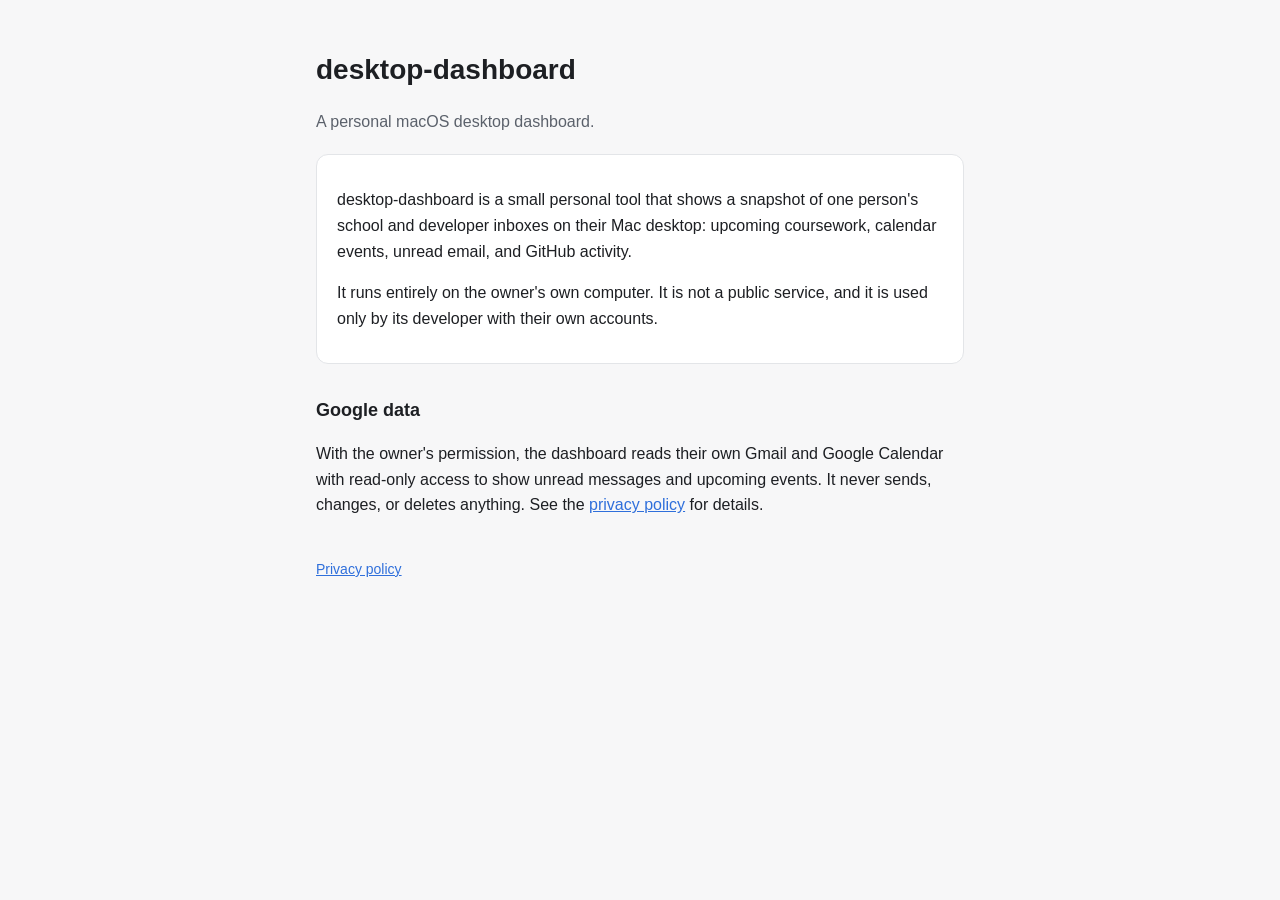
<file: docs/index.html>
<!doctype html>
<html lang="en">
<head>
  <meta charset="utf-8">
  <meta name="viewport" content="width=device-width, initial-scale=1">
  <title>desktop-dashboard</title>
  <link rel="stylesheet" href="style.css">
</head>
<body>
<main>
  <h1>desktop-dashboard</h1>
  <p class="muted">A personal macOS desktop dashboard.</p>

  <div class="card">
    <p>
      desktop-dashboard is a small personal tool that shows a snapshot of one person's school and
      developer inboxes on their Mac desktop: upcoming coursework, calendar events, unread email,
      and GitHub activity.
    </p>
    <p>
      It runs entirely on the owner's own computer. It is not a public service, and it is used only
      by its developer with their own accounts.
    </p>
  </div>

  <h2>Google data</h2>
  <p>
    With the owner's permission, the dashboard reads their own Gmail and Google Calendar with
    read-only access to show unread messages and upcoming events. It never sends, changes, or
    deletes anything. See the <a href="privacy.html">privacy policy</a> for details.
  </p>

  <footer>
    <a href="privacy.html">Privacy policy</a>
  </footer>
</main>
</body>
</html>
</file>
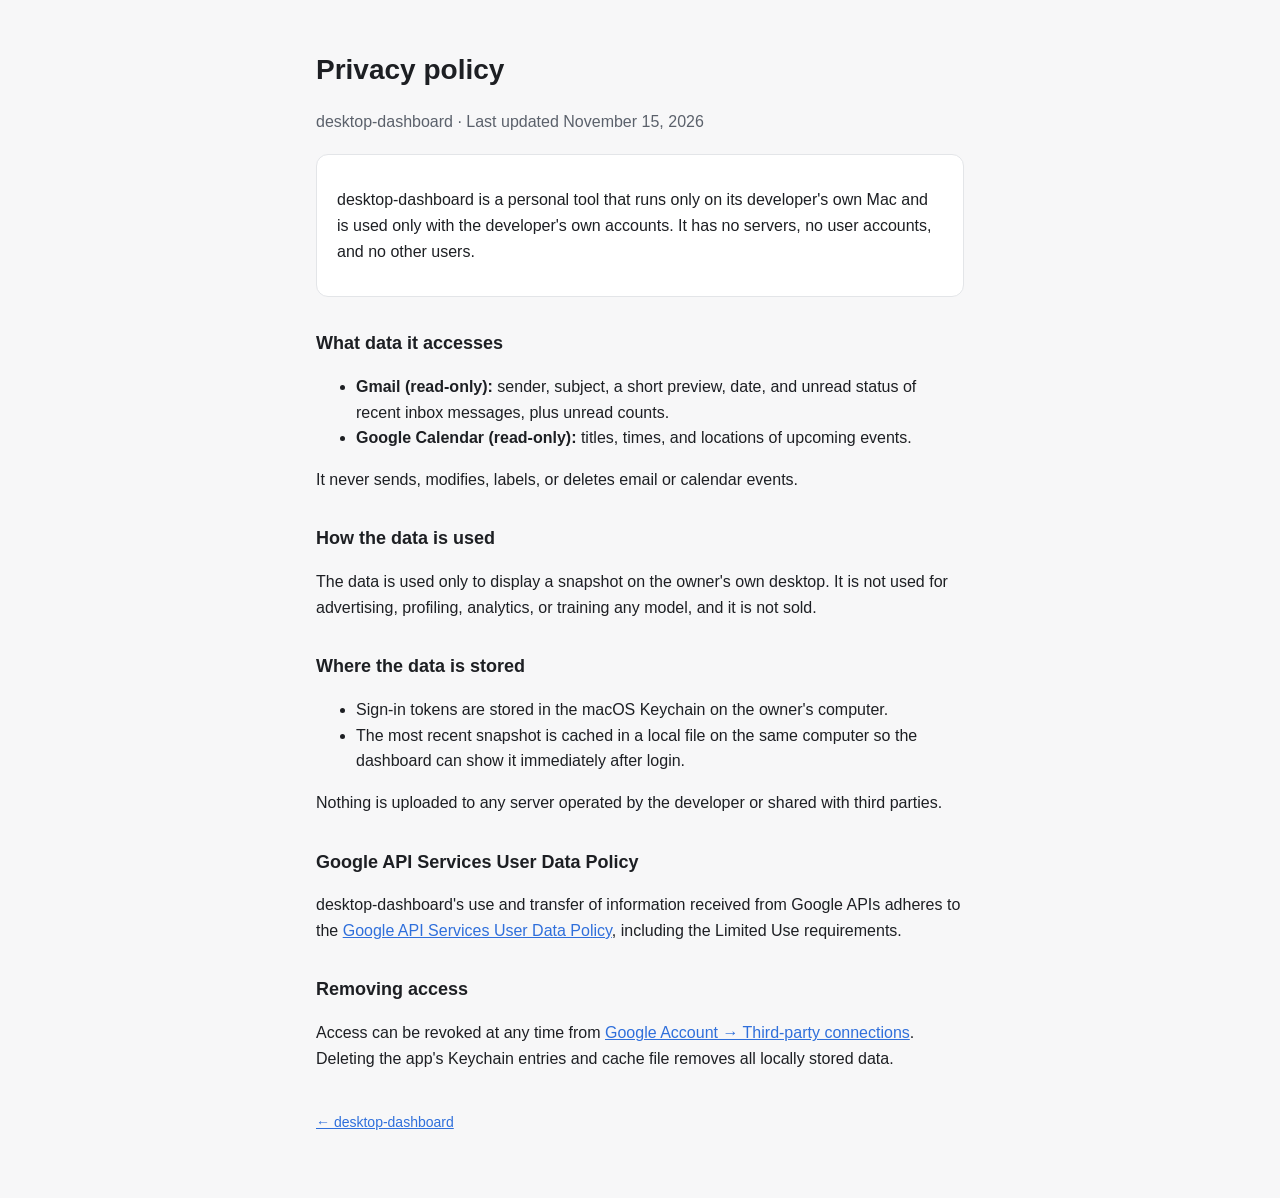
<file: docs/privacy.html>
<!doctype html>
<html lang="en">
<head>
  <meta charset="utf-8">
  <meta name="viewport" content="width=device-width, initial-scale=1">
  <title>Privacy Policy</title>
  <link rel="stylesheet" href="style.css">
</head>
<body>
<main>
  <h1>Privacy policy</h1>
  <p class="muted">desktop-dashboard · Last updated November 15, 2026</p>

  <div class="card">
    <p>
      desktop-dashboard is a personal tool that runs only on its developer's own Mac and is used only
      with the developer's own accounts. It has no servers, no user accounts, and no other users.
    </p>
  </div>

  <h2>What data it accesses</h2>
  <ul>
    <li><strong>Gmail (read-only):</strong> sender, subject, a short preview, date, and unread status of
      recent inbox messages, plus unread counts.</li>
    <li><strong>Google Calendar (read-only):</strong> titles, times, and locations of upcoming events.</li>
  </ul>
  <p>It never sends, modifies, labels, or deletes email or calendar events.</p>

  <h2>How the data is used</h2>
  <p>
    The data is used only to display a snapshot on the owner's own desktop. It is not used for
    advertising, profiling, analytics, or training any model, and it is not sold.
  </p>

  <h2>Where the data is stored</h2>
  <ul>
    <li>Sign-in tokens are stored in the macOS Keychain on the owner's computer.</li>
    <li>The most recent snapshot is cached in a local file on the same computer so the dashboard can
      show it immediately after login.</li>
  </ul>
  <p>Nothing is uploaded to any server operated by the developer or shared with third parties.</p>

  <h2>Google API Services User Data Policy</h2>
  <p>
    desktop-dashboard's use and transfer of information received from Google APIs adheres to the
    <a href="https://developers.google.com/terms/api-services-user-data-policy">Google API Services
    User Data Policy</a>, including the Limited Use requirements.
  </p>

  <h2>Removing access</h2>
  <p>
    Access can be revoked at any time from
    <a href="https://myaccount.google.com/permissions">Google Account → Third-party connections</a>.
    Deleting the app's Keychain entries and cache file removes all locally stored data.
  </p>

  <footer>
    <a href="index.html">← desktop-dashboard</a>
  </footer>
</main>
</body>
</html>
</file>
<file: docs/style.css>
:root {
  --bg: #f7f7f8;
  --text: #1d1f23;
  --muted: #5b616b;
  --accent: #2f6fdb;
  --card: #ffffff;
  --border: #e3e5e8;
}

@media (prefers-color-scheme: dark) {
  :root {
    --bg: #15171b;
    --text: #eceef1;
    --muted: #a3a9b3;
    --accent: #7aa7ff;
    --card: #1d2026;
    --border: #2c3038;
  }
}

* { box-sizing: border-box; }

body {
  margin: 0;
  background: var(--bg);
  color: var(--text);
  font: 16px/1.6 -apple-system, BlinkMacSystemFont, "Segoe UI", sans-serif;
}

main {
  max-width: 680px;
  margin: 0 auto;
  padding: 48px 16px 64px;
}

h1 { font-size: 28px; margin: 0 0 4px; }
h2 { font-size: 18px; margin: 32px 0 8px; }
p, li { color: var(--text); }
.muted { color: var(--muted); }
a { color: var(--accent); }

.card {
  background: var(--card);
  border: 1px solid var(--border);
  border-radius: 12px;
  padding: 16px 20px;
  margin-top: 20px;
}

footer { margin-top: 40px; font-size: 14px; color: var(--muted); }
</file>
